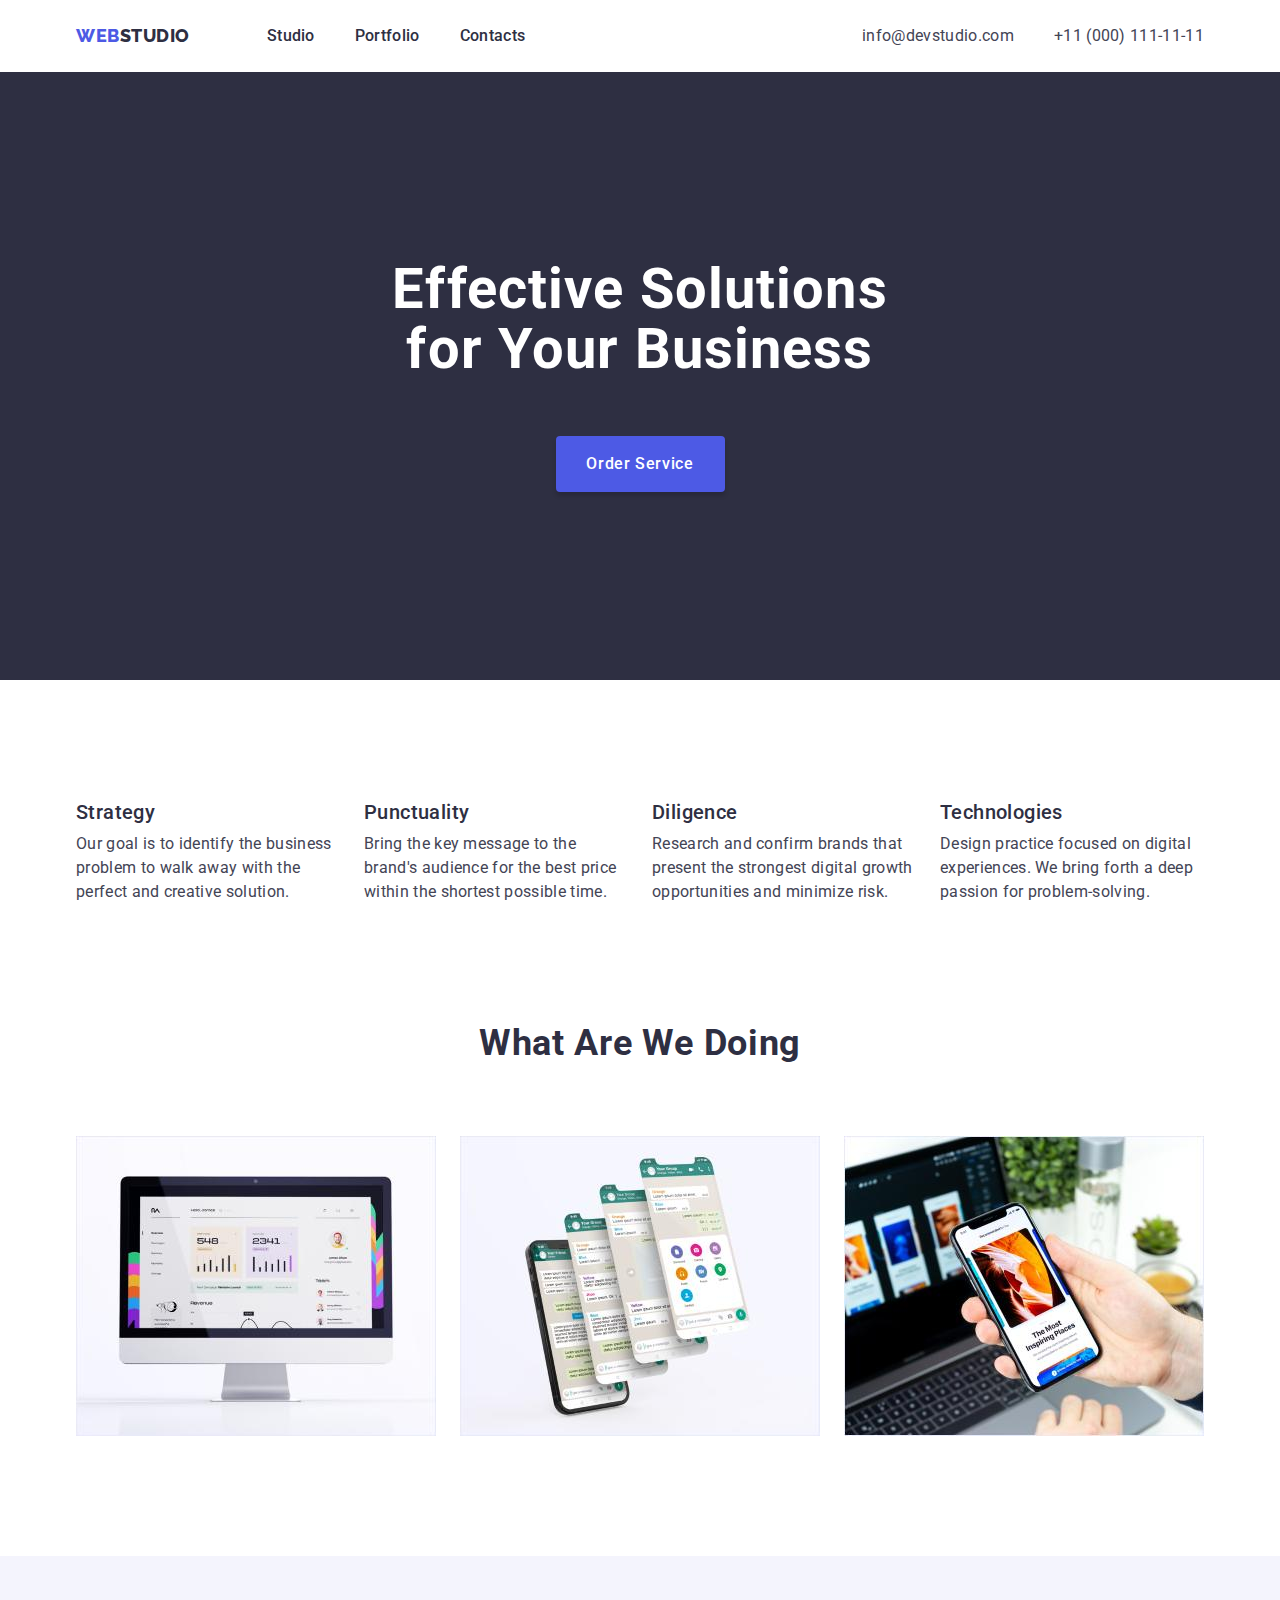
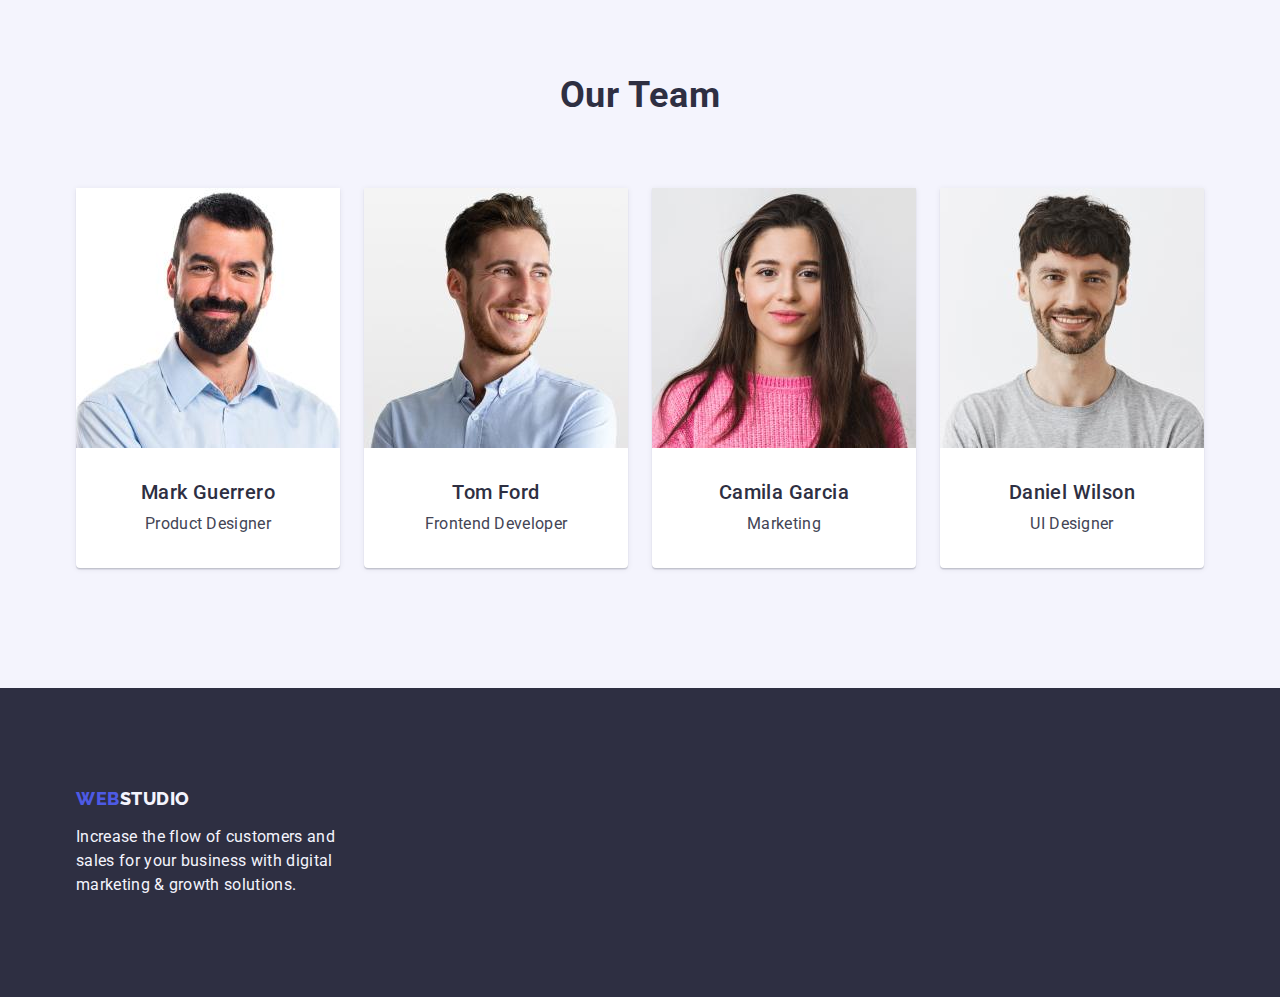
<file: index.html>
<!DOCTYPE html>
<html lang="en">
  <head>
    <meta charset="UTF-8" />
    <meta http-equiv="X-UA-Compatible" content="IE=edge" />
    <meta name="viewport" content="width=device-width, initial-scale=1.0" />
    <title>WebStudio</title>
    <link rel="preconnect" href="https://fonts.googleapis.com" />
    <link rel="preconnect" href="https://fonts.gstatic.com" crossorigin />
    <link
      href="https://fonts.googleapis.com/css2?family=Raleway:wght@800&family=Roboto:wght@400;500;700;900&display=swap"
      rel="stylesheet"
    />
    <link rel="stylesheet" href="https://cdn.jsdelivr.net/npm/modern-normalize@1.1.0/modern-normalize.css">
    <link rel="stylesheet" href="./css/styles.css" />
  </head>
  <body>
    <!-- Page header -->

    <header>
      <div class="container page-header-conteiner">
      <nav class="page-nav link">
        <a href="./index.html" class="logo-header logo link">Web<span class="color-studio">Studio</span></a
          >
        <ul class="nav list">
          <li class="menu-item">
            <a href="./index.html" class="site-nav link">Studio</a>
          </li>
          <li class="menu-item">
            <a href="./portfolio.html" class="site-nav link">Portfolio</a>
          </li>
          <li class="menu-item">
            <a href="" class="site-nav link">Contacts</a>
          </li>
        </ul>
      </nav>
      <address class="address list">
        <ul class="contact-list list">
          <li class="mail-contact">
            <a href="mailto:info@devstudio.com" class="link"
              >info@devstudio.com</a
            >
          </li>
          <li>
            <a href="tel:+110001111111" class="link">+11 (000) 111-11-11</a>
          </li>
        </ul>
      </address>
      </div>
    </header>
    <main>
      <!-- Ad block -->
      <section class="hero-blok">

        <div class="hero-item container">
        <h1 class="primary-heading">Effective Solutions for Your Business</h1>
        <button type="button" class="btn btn-text">Order Service</button>
        </div>
      </section>

      <!-- Section 1 -->
      <section class="sec-one">
        <div class="benefits container">
        <h2 class="hide-titel">list of benefits</h2>
        <ul class="benefits-item list">
          <li class="benefits-text">
            <h3 class="benefits-head-style">Strategy</h3>
            <p class="text-prh">
              Our goal is to identify the business problem to walk away with the
              perfect and creative solution.
            </p>
          </li>
          <li class="benefits-text">
            <h3 class="benefits-head-style">Punctuality</h3>
            <p class="text-prh">
              Bring the key message to the brand's audience for the best price
              within the shortest possible time.
            </p>
          </li>
          <li class="benefits-text">
            <h3 class="benefits-head-style">Diligence</h3>
            <p class="text-prh">
              Research and confirm brands that present the strongest digital
              growth opportunities and minimize risk.
            </p>
          </li>
          <li class="benefits-text">
            <h3 class="benefits-head-style">Technologies</h3>
            <p class="text-prh">
              Design practice focused on digital experiences. We bring forth a
              deep passion for problem-solving.
            </p>
          </li>
        </ul>
        </div>
      </section>

      <!-- Section 2 -->
      <section class="sec-two">
        <div class="container">
        <h2 class="title-section-two sec-heading">What are we doing</h2>
        <ul class="two-section list">
          <li class="two-section-item">
            <img
              src="./images/page1/section2/img11.jpg"
              alt="tablet"
              width="360"
              height="300"
            />
          </li>
          <li class="two-section-item">
            <img
              src="./images/page1/section2/img12.jpg"
              alt="smartphone"
              width="360"
              height="300"
            />
          </li>
          <li class="two-section-item">
            <img
              src="./images/page1/section2/img13.jpg"
              alt="computer"
              width="360"
              height="300"
            />
          </li>
        </ul>
        </div>
      </section>

      <!-- Section 3 -->
      <section class="sec-three">
        <div class="container">
        <h2 class="title-section-three sec-heading">Our Team</h2>
        <ul class="employees-block list-team list">
          <li class="employees block-name">
            <img
              src="./images/page1/section3/img.jpg "
              alt="Mark Guerrero"
              width="264"
              height="260"
              class="employees-photo"
            />
            <div class="employees-text">
            <h3 class="employees-name block-name">Mark Guerrero</h3>
            <p class="job-title text-prh">Product Designer</p>
            </div>
          </li>
          <li class="employees block-name">
            <img
              src="./images/page1/section3/img2.jpg"
              alt="Tom Ford"
              width="264"
              height="260"
              class="employees-photo"
            />
            <div class="employees-text"> 
            <h3 class="employees-name block-name">Tom Ford</h3>
            <p class="job-title text-prh">Frontend Developer</p>
            </div>
          </li>
          <li class="employees block-name">
            <img
              src="./images/page1/section3/img1.jpg"
              alt="Camila Garcia"
              width="264"
              height="260"
              class="employees-photo"
            />
            <div class="employees-text">
            <h3 class="employees-name block-name">Camila Garcia</h3>
            <p class="job-title text-prh">Marketing</p>
            </div>
          </li>
          <li class="employees block-name">
            <img
              src="./images/page1/section3/img3.jpg"
              alt="Daniel Wilson"
              width="264"
              height="260"
              class="employees-photo"
            />
            <div class="employees-text">
            <h3 class="employees-name block-name">Daniel Wilson</h3>
            <p class="job-title text-prh">UI Designer</p>
            </div>
          </li>
        </ul>
        </div>
      </section>
    </main>

    <!-- footer -->
    <footer class="end-page">
      <div class="footer-list container">
      <a href="./index.html" class="logo link">Web<span class="color-studio">Studio</span></a
        >
      <p class="footer-text text-prh">
        Increase the flow of customers and 
        sales for your business with digital
        marketing & growth solutions.
      </p>
      </div>
    </footer>
  </body>
</html>
</file>
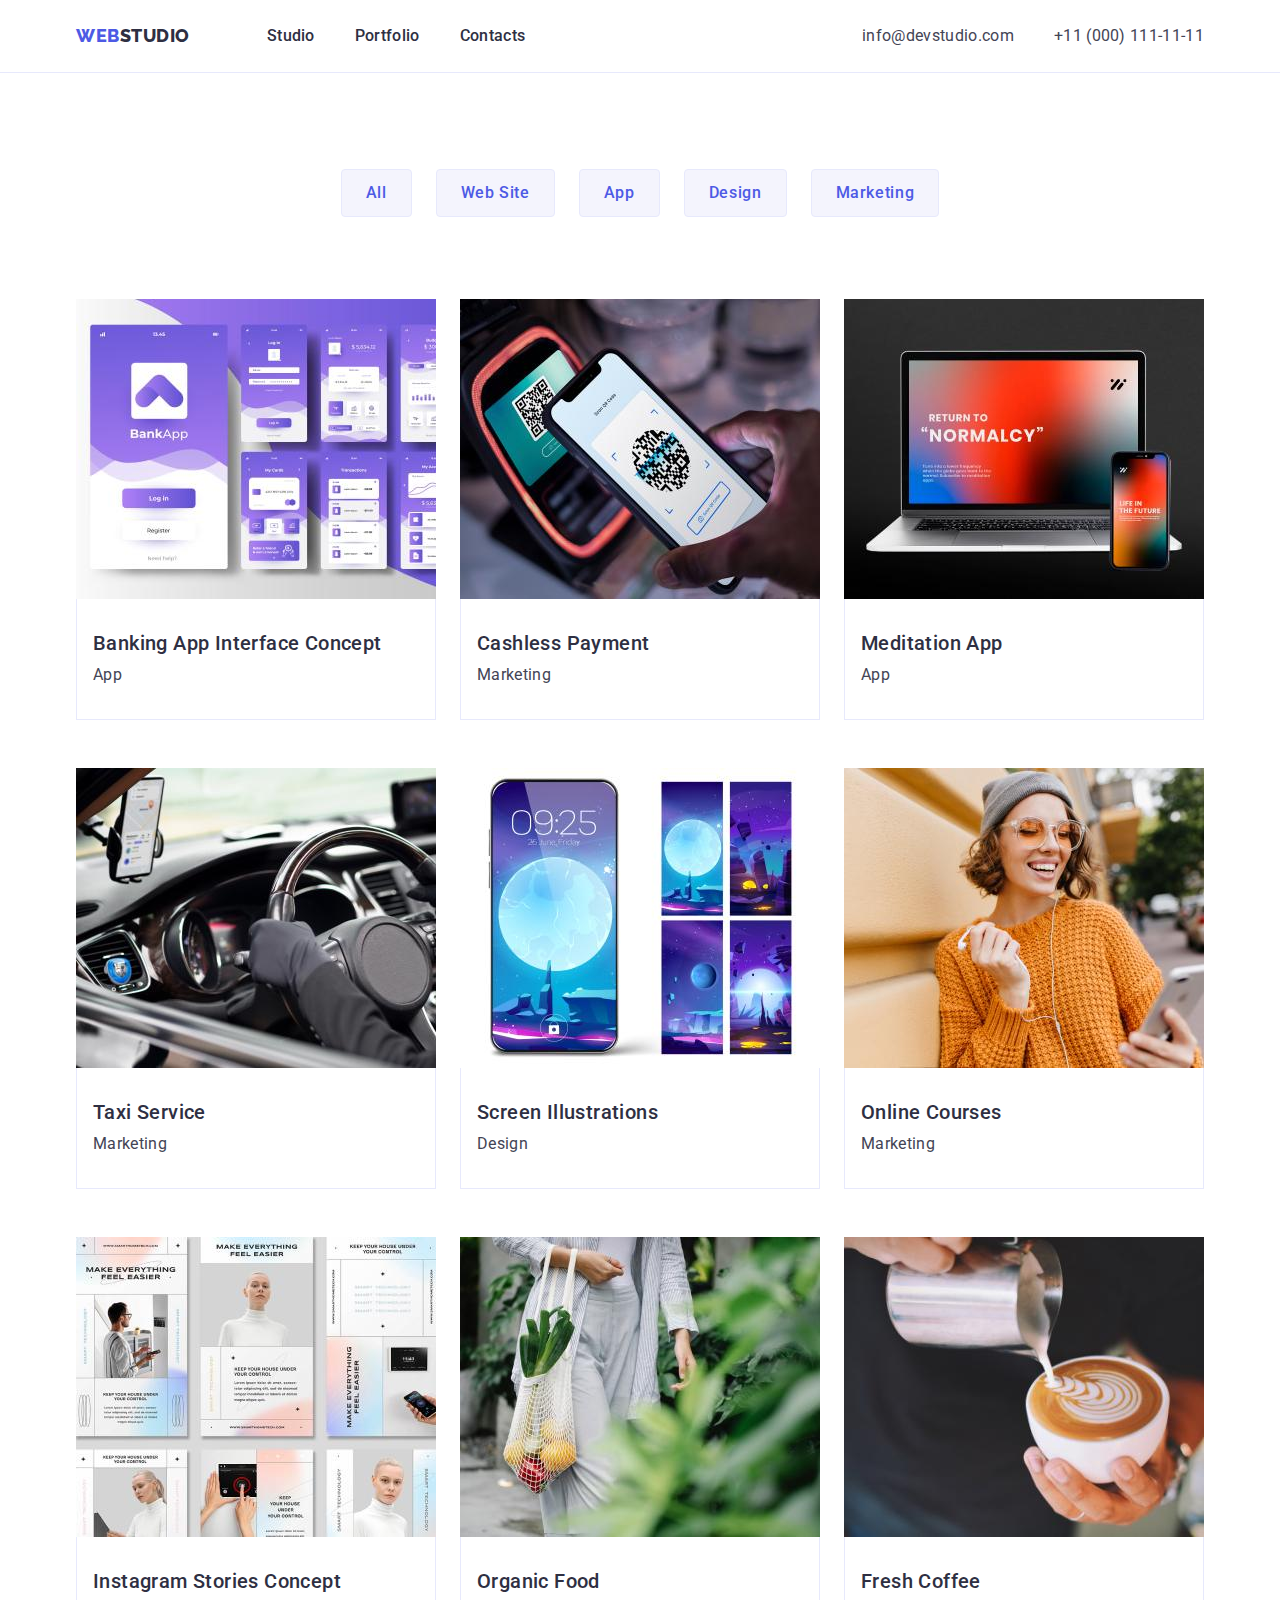
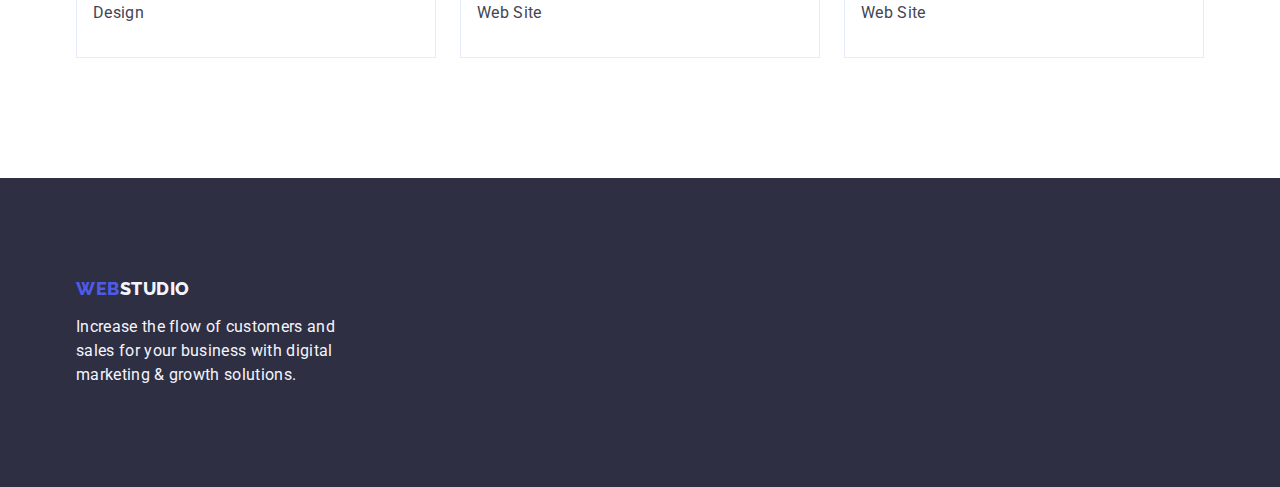
<file: portfolio.html>
<!DOCTYPE html>
<html lang="en">
  <head>
    <meta charset="UTF-8" />
    <meta http-equiv="X-UA-Compatible" content="IE=edge" />
    <meta name="viewport" content="width=device-width, initial-scale=1.0" />
    <title>WebStudio portfolio</title>
    <link rel="preconnect" href="https://fonts.googleapis.com" />
    <link rel="preconnect" href="https://fonts.gstatic.com" crossorigin />
    <link
      href="https://fonts.googleapis.com/css2?family=Raleway:wght@800&family=Roboto:wght@400;500;700;900&display=swap"
      rel="stylesheet"
    />
    <link rel="stylesheet" href="https://cdn.jsdelivr.net/npm/modern-normalize@1.1.0/modern-normalize.css">
    <link rel="stylesheet" href="./css/styles.css" />
  </head>
  <body>
    <!-- Page header -->

    <header class="header-border-botton">
      <div class="container page-header-conteiner">
        <nav class="page-nav link">
          <a href="./index.html" class="logo-header logo link">Web<span class="color-studio">Studio</span></a
            >
          <ul class="nav list">
            <li class="menu-item">
              <a href="./index.html" class="site-nav link">Studio</a>
            </li>
            <li class="menu-item">
              <a href="./portfolio.html" class="site-nav link">Portfolio</a>
            </li>
            <li class="menu-item">
              <a href="" class="site-nav link">Contacts</a>
            </li>
          </ul>
        </nav>
        <address class="address list">
          <ul class="contact-list list">
            <li class="mail-contact">
              <a href="mailto:info@devstudio.com" class="link"
                >info@devstudio.com</a
              >
            </li>
            <li>
              <a href="tel:+110001111111" class="link">+11 (000) 111-11-11</a>
            </li>
          </ul>
        </address>
        </div>
    </header>

    <!-- Main content -->
    <main>
      <!-- Section 1 -->
      <section class="portfolio-section">
        <h1 hidden>Portfolio content</h1>
        <div class="container">
        <ul class="button-list list">
          <li class="button-pf-item">
            <button type="button" class="btn-pf text-btn-portf">All</button>
          </li>
          <li class="button-pf-item">
            <button type="button" class="btn-pf text-btn-portf">
              Web Site
            </button>
          </li>
          <li class="button-pf-item">
            <button type="button" class="btn-pf text-btn-portf">App</button>
          </li>
          <li class="button-pf-item">
            <button type="button" class="btn-pf text-btn-portf">Design</button>
          </li>
          <li class="button-pf-item">
            <button type="button" class="btn-pf text-btn-portf">
              Marketing
            </button>
          </li>
        </ul>
        </div>
        <div class="gallery-content container">
        <ul class="gallery-pf list">
          <li class="card-pf">
            <a href="" class="link"
              ><img
                src="./images/page2/pagetoo1.jpg"
                alt="Banking App Interface Concept"
                width="360"
                height="300"
              />
              <div class="card-text">
              <h2 class="card-name block-name">Banking App Interface Concept</h2>
              <p class="card-class text-prh">App</p></a
            >
            </div>
          </li>
          <li class="card-pf">
            <a href="" class="link"
              ><img
                src="./images/page2/pagetoo2.jpg"
                alt="Cashless Payment"
                width="360"
                height="300"
              />
              <div class="card-text">
              <h2 class="card-name block-name">Cashless Payment</h2>
              <p class="card-class text-prh">Marketing</p></a
            >
            </div>
          </li>
          <li class="card-pf">
            <a href="" class="link"
              ><img
                src="./images/page2/pagetoo3.jpg"
                alt="Meditation App"
                width="360"
                height="300"
              />
              <div class="card-text">
              <h2 class="card-name block-name">Meditation App</h2>
              <p class="card-class text-prh">App</p></a
            >
            </div>
          </li>
          <li class="card-pf">
            <a href="" class="link">
              <img
                src="./images/page2/pagetoo4.jpg"
                alt="Taxi Service"
                width="360"
                height="300"
              />
              <div class="card-text">
              <h2 class="card-name block-name">Taxi Service</h2>
              <p class="card-class text-prh">Marketing</p></a
            >
            </div>
          </li>
          <li class="card-pf">
            <a href="" class="link"
              ><img
                src="./images/page2/pagetoo5.jpg"
                alt="Screen Illustrations"
                width="360"
                height="300"
              />
              <div class="card-text">
              <h2 class="card-name block-name">Screen Illustrations</h2>
              <p class="card-class  text-prh">Design</p></a
            >
            </div>
          </li>
          <li class="card-pf">
            <a href="" class="link">
              <img
                src="./images/page2/pagetoo6.jpg"
                alt="Online Courses"
                width="360"
                height="300"
              />
              <div class="card-text">
              <h2 class="card-name block-name">Online Courses</h2>
              <p class="card-class text-prh">Marketing</p></a
            >
            </div>
          </li>
          <li class="card-pf">
            <a href="" class="link"
              ><img
                src="./images/page2/pagetoo7.jpg"
                alt="Instagram Stories Concept"
                width="360"
                height="300"
              />
              <div class="card-text">
              <h2 class="card-name block-name">Instagram Stories Concept</h2>
              <p class="card-class text-prh">Design</p></a
            >
            </div>
          </li>
          <li class="card-pf">
            <a href="" class="link"
              ><img
                src="./images/page2/pagetoo8.jpg"
                alt="Organic Food"
                width="360"
                height="300"
              />
              <div class="card-text">
              <h2 class="card-name block-name">Organic Food</h2>
              <p class="card-class text-prh">Web Site</p></a
            >
            </div>
          </li>
          <li class="card-pf">
            <a href="" class="link"
              ><img
                src="./images/page2/pagetoo9.jpg"
                alt="Fresh Coffee"
                width="360"
                height="300"
              />
              <div class="card-text">
              <h2 class="card-name block-name">Fresh Coffee</h2>
              <p class="card-class text-prh">Web Site</p></a
            >
            </div>
          </li>
        </ul>
      </div>
      </section>
    </main>

    <!-- footer -->
    <footer class="end-page">
      <div class="footer-list container">
        <a href="./index.html" class="logo link">Web<span class="color-studio">Studio</span></a
          >
        <p class="footer-text text-prh">
          Increase the flow of customers and 
          sales for your business with digital
          marketing & growth solutions.
        </p>
        </div>
    </footer>
  </body>
</html>
</file>
<file: css/styles.css>
:root {
  --color-logo-btn: #4d5ae5;
  --primary-color: #2e2f42;
  --color-contatcs-p: #434455;
  --white-color: #ffffff;
  --secondary-color: #f4f4fd;
  --btn-bgc-hero-primary: #4d5ae5;
  --btn-bgc-hero-secondry: #404bbf;
  --btn-portfolio-color: #e7e9fc;
}

body {
  font-family: 'Roboto', sans-serif;
  color: var(--color-contatcs-p);
  background-color: var(--white-color);
  letter-spacing: 0.02em;
}

h1,
h2,
h3,
h4,
p {
  margin-top: 0;
  margin-bottom: 0;
}

ul,
ol {
  margin-top: 0;
  margin-bottom: 0;
  padding-left: 0;
}

img {
  display: block;
}

button {
  cursor: pointer;
}

.container {
  width: 1158px;
  margin-left: auto;
  margin-right: auto;
  padding-left: 15px;
  padding-right: 15px;
}

/* ============additional properties========== */
.link {
  text-decoration: none;
}
.list {
  list-style: none;
}
.hide-titel {
  display: none;
}

/* ==========HEADER========== */

.page-header-conteiner {
  display: flex;
  align-items: center;
}

.page-nav {
  display: flex;
  align-items: center;
}

.nav {
  display: flex;
  align-items: center;
}

.menu-item:not(:last-child) {
  margin-right: 40px;
}
.nav .site-nav,
.contact-list .link {
  display: block;
  padding-top: 24px;
  padding-bottom: 24px;
}

.contact-list {
  display: flex;
  align-items: center;
}
/* style logo */
.logo-header {
  margin-right: 77px;
}
.page-nav .logo.link {
  font-family: 'Raleway', sans-serif;
  font-weight: 800;
  font-size: 18px;
  line-height: 1.17;
  letter-spacing: 0.03em;
  text-transform: uppercase;
  color: var(--color-logo-btn);
}

.color-studio {
  color: var(--primary-color);
}
.logo.link:hover,
.logo.link:focus {
  background-color: var(--secondary-color);
}

/* Style navigation */
.page-nav.link .nav.list .site-nav.link {
  font-weight: 500;
  font-size: 16px;
  line-height: 1.5;
  color: var(--primary-color);
  letter-spacing: 0.02em;
}
.page-nav.link .nav.list .site-nav.link:hover {
  color: var(--btn-bgc-hero-secondry);
}
.page-nav.link .nav.list .site-nav.link:focus {
  color: var(--btn-bgc-hero-secondry);
}

/* Style contacts */
.mail-contact {
  margin-right: 40px;
}
.address {
  margin-left: auto;
}
.address.list,
.contact-list.list .link {
  font-weight: 400;
  font-size: 16px;
  line-height: 1.5;
  color: var(--color-contatcs-p);
  font-style: normal;
}
.contact-list.list .link:hover {
  color: var(--btn-bgc-hero-secondry);
}
.contact-list.list .link:focus {
  color: var(--btn-bgc-hero-secondry);
}

/* ==========MAIN CONTENT========== */

/* Hero section style*/
.hero-blok .primary-heading {
  font-weight: 700;
  font-size: 56px;
  line-height: 1.07;
  color: var(--white-color);
  text-align: center;
  letter-spacing: 0.02em;
  width: 496px;
  margin: 0 auto;
}

.hero-blok {
  padding-top: 188px;
  padding-bottom: 188px;
  background-color: var(--primary-color);
}
.hero-item {
  text-align: center;
}

/* Benefits style heading */
.benefits-head-style {
  font-weight: 500;
  font-size: 20px;
  line-height: 1.2;
  color: var(--primary-color);
  letter-spacing: 0.02em;
}

.sec-one {
  padding-top: 120px;
  padding-bottom: 120px;
}

.benefits-text {
  width: calc((100% - 72px) / 4);
  margin-right: 24px;
}

.benefits-item.list {
  display: flex;
  flex-wrap: wrap;
}
.benefits-text:nth-child(4n) {
  margin-right: 0px;
}

.benefits-head-style {
  margin-bottom: 8px;
}
/* SECTION TWO */
.sec-two {
  letter-spacing: 0.02em;
  text-transform: capitalize;
  padding-bottom: 120px;
}
.two-section {
  display: flex;
}
.title-section-two {
  margin-bottom: 72px;
}

.two-section-item {
  width: calc((100% - 48px) / 3);
  margin-right: 24px;
}
.two-section-item:nth-child(3n) {
  margin-right: 0px;
}
/* SECTION THREE */
.sec-three,
.sec-three .sec-heading {
  font-weight: 700;
  font-size: 36px;
  line-height: 1.11;
  color: var(--primary-color);
  text-transform: capitalize;
  letter-spacing: 0.02em;
  background-color: var(--secondary-color);
}

.sec-three {
  padding-top: 120px;
  padding-bottom: 120px;
}
.list-team {
  display: flex;
}
.title-section-three {
  margin-bottom: 72px;
}

/* ==========BUTTON STYLE========== */
/* button index html */
.btn {
  font-family: 'Roboto', sans-serif;
  background-color: var(--btn-bgc-hero-primary);
  min-width: 169px;
  height: 56px;
  padding-right: 10px;
  padding-left: 10px;
  box-shadow: 0px 4px 4px rgba(0, 0, 0, 0.15);
  border-radius: 4px;
  align-items: center;
  letter-spacing: 0.04em;
  display: inline-block;
  margin-top: 56px;
  border: none;
}
.btn:hover,
.btn:focus {
  background-color: var(--btn-bgc-hero-secondry);
}
.btn.btn-text {
  font-weight: 500;
  font-size: 16px;
  line-height: 1.5;
  color: var(--white-color);
}

.employees-block {
  display: flex;
  flex-wrap: wrap;
  gap: 24px;
}
.employees {
  text-align: center;
  background-color: var(--white-color);
  box-shadow: 0px 1px 6px rgba(46, 47, 66, 0.08),
    0px 1px 1px rgba(46, 47, 66, 0.16), 0px 2px 1px rgba(46, 47, 66, 0.08);
  border-radius: 0px 0px 4px 4px;
}
.employees-name {
  margin-bottom: 8px;
}

.employees-text {
  padding-top: 32px;
  padding-bottom: 32px;
}

/* button portfolio htm */
.btn-pf {
  height: 48px;
  background: var(--secondary-color);
  border: 1px solid var(--btn-portfolio-color);
  border-radius: 4px;
  letter-spacing: 0.04em;
  padding-right: 24px;
  padding-left: 24px;
}
.text-btn-portf {
  font-family: 'Roboto', sans-serif;
  font-weight: 500;
  font-size: 16px;
  line-height: 1.5;
  color: var(--color-logo-btn);
}
.btn-pf.text-btn-portf:hover,
.btn-pf.text-btn-portf:focus {
  color: var(--white-color);
  background-color: var(--btn-bgc-hero-secondry);
  box-shadow: 0px 3px 1px rgba(0, 0, 0, 0.1), 0px 2px 1px rgba(0, 0, 0, 0.08),
    0px 2px 2px rgba(0, 0, 0, 0.12);
  border-radius: 4px;
  cursor: pointer;
  border: 1px solid var(--btn-bgc-hero-secondry);
}

/* second level headings style */
.sec-heading {
  font-weight: 700;
  font-size: 36px;
  line-height: 1.11;
  color: var(--primary-color);
  text-align: center;
  text-transform: capitalize;
  letter-spacing: 0.02em;
}

/* style block name  */
.block-name {
  font-weight: 500;
  font-size: 20px;
  line-height: 1.2;
  color: var(--primary-color);
  letter-spacing: 0.02em;
}

/* Paragraph text styles */
.text-prh {
  font-weight: 400;
  font-size: 16px;
  line-height: 1.5;
  color: var(--color-contatcs-p);
  letter-spacing: 0.02em;
}
/* FOOTER */
.end-page .text-prh {
  font-weight: 400;
  font-size: 16px;
  line-height: 1.5;
  color: var(--secondary-color);
  background-color: var(--primary-color);
}
.end-page {
  background-color: var(--primary-color);
  padding-top: 100px;
  padding-bottom: 100px;
}
.end-page .logo.link {
  font-family: 'Raleway', sans-serif;
  font-weight: 800;
  font-size: 18px;
  line-height: 1.17;
  letter-spacing: 0.03em;
  text-transform: uppercase;
  color: var(--color-logo-btn);
}

.end-page .color-studio {
  color: var(--secondary-color);
}

.footer-text {
  margin-top: 16px;
  width: 264px;
}
/* ====== PORTFOLIO PAGE =======*/
.portfolio-section { padding-top: 96px;
  padding-bottom: 120px;
}
.button-list {
  display: flex;
  justify-content: center;
  margin-bottom: 82px;
}
.button-pf-item {
  margin: calc((100% - 96) / 5);
  margin-right: 24px;
}
.button-pf-item:last-child {
  margin-right: 0px;
}

.gallery-pf {
  display: flex;
  flex-wrap: wrap;
  justify-content: center;
  column-gap:  24px;
  row-gap: 48px;
}

.card-pf:nth-child(3n) {
  margin-right: 0;
}
.card-name {
  margin-bottom: 8px;
}

.card-text {
  padding-top: 32px;
  padding-bottom: 32px;
  border-left: 1px solid #E7E9FC;
  border-right: 1px solid #E7E9FC;
  border-bottom: 1px solid #E7E9FC;
  padding-left: 16px;
}

.header-border-botton {
  border-bottom: 1px solid #E7E9FC
}
</file>
